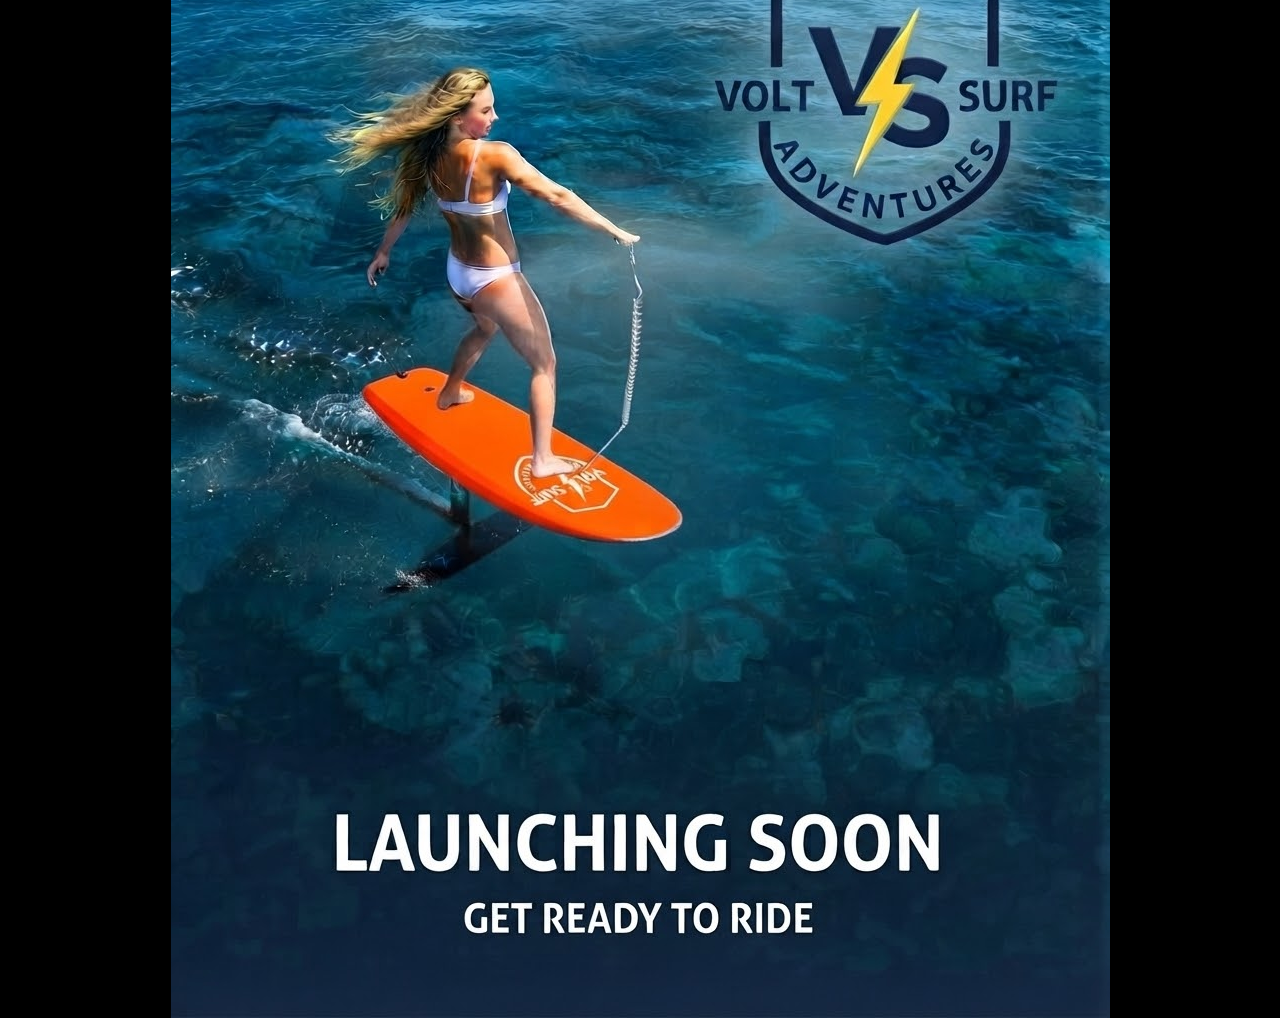
<file: Index.html>
<!DOCTYPE html>
<html>
<head>
<title>Volt Surf Adventures</title>
<style>
  body { margin: 0; background: black; display: flex; justify-content: center; align-items: center; height: 100vh; }
  img { max-width: 100%; height: auto; }
</style>
</head>
<body>
<img src="1788509191025.jpg">
</body>
</html>
</file>
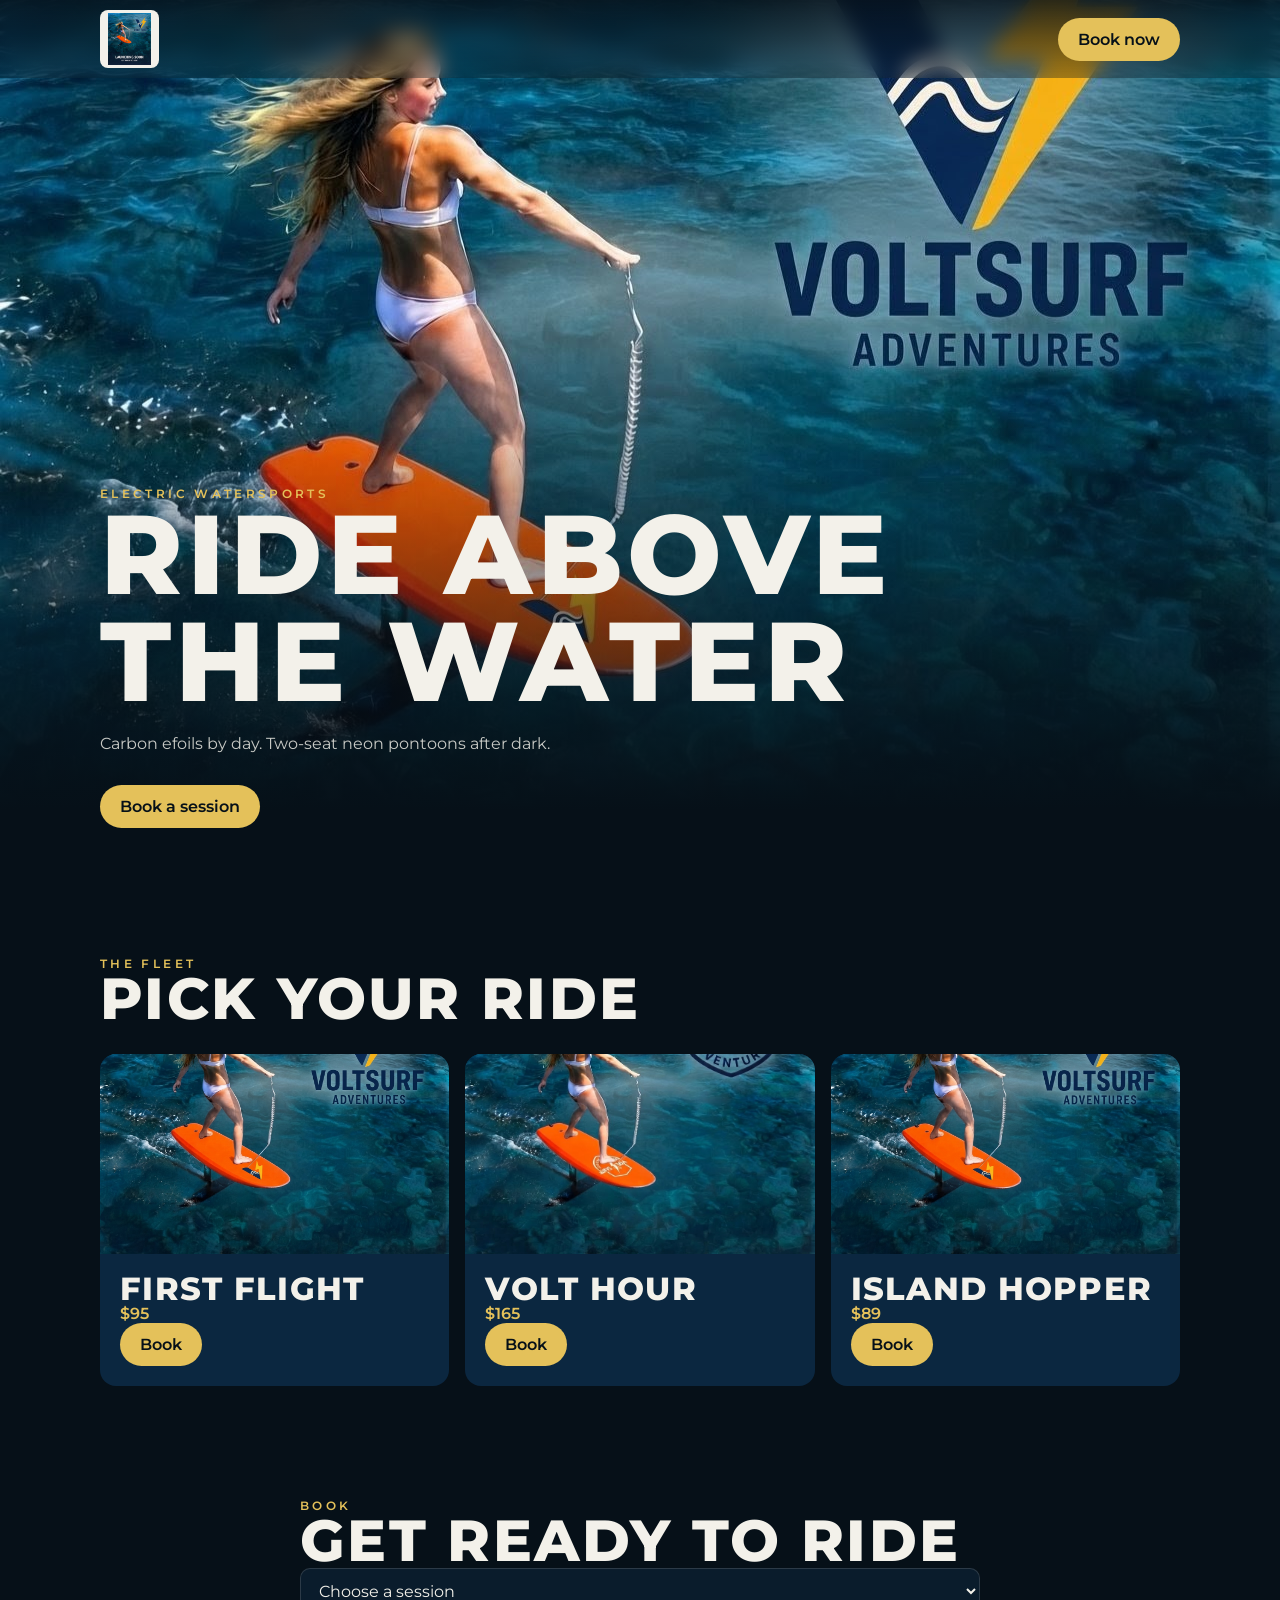
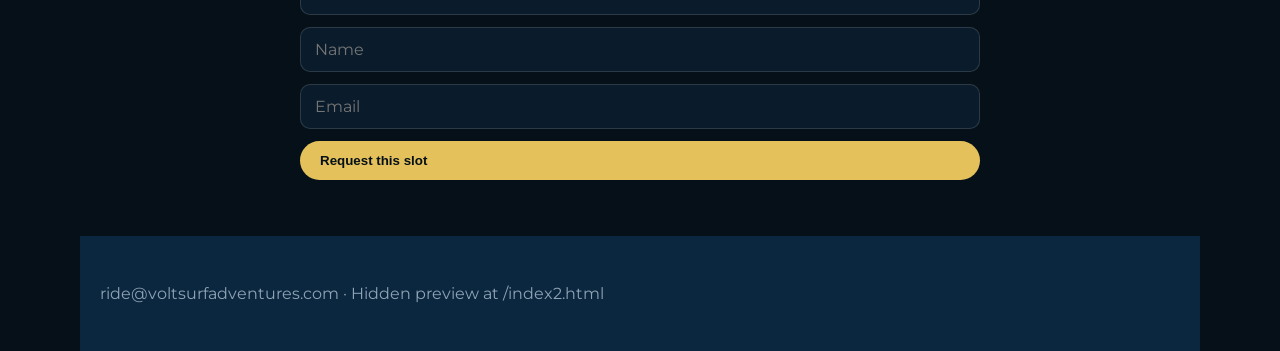
<file: index2.html>
<!DOCTYPE html>
<html lang="en">
<head>
<meta charset="UTF-8" />
<meta name="viewport" content="width=device-width, initial-scale=1" />
<title>VoltSurf Adventures</title>
<meta name="robots" content="noindex" />
<link href="https://fonts.googleapis.com/css2?family=Montserrat:wght@400;600;800&display=swap" rel="stylesheet" />
<style>
:root{--ink:#061018;--navy:#0b2740;--foam:#f3f1ea;--gold:#e4c15a;--cyan:#3cd4e8;--muted:#8fa3b3;--line:rgba(243,241,234,.14)}
*{box-sizing:border-box;margin:0;padding:0}body{background:var(--ink);color:var(--foam);font-family:Montserrat,system-ui,sans-serif}img{max-width:100%;display:block}a{color:inherit;text-decoration:none}
.display{font-weight:800;letter-spacing:.04em;text-transform:uppercase;line-height:.95}
header{position:fixed;inset:0 0 auto;z-index:50;backdrop-filter:blur(10px);background:linear-gradient(to bottom,rgba(6,16,24,.85),rgba(6,16,24,.35))}
.wrap{max-width:1120px;margin:0 auto;padding:0 20px}.nav{height:78px;display:flex;align-items:center;justify-content:space-between}
.brand img{height:58px;background:var(--foam);border-radius:8px;padding:3px 8px}
.btn{display:inline-flex;background:var(--gold);color:var(--ink);font-weight:600;border:0;border-radius:999px;padding:12px 20px}
.hero{min-height:100dvh;display:flex;align-items:flex-end;background:#061018 url(poster~2.jpg) center 35%/cover no-repeat;position:relative}
.hero .shade{position:absolute;inset:0;background:linear-gradient(to top,#061018 10%,transparent 55%)}
.hero-copy{position:relative;padding:0 20px 72px;max-width:1120px;margin:0 auto;width:100%}
.kicker{font-size:12px;font-weight:600;letter-spacing:.28em;text-transform:uppercase;color:var(--gold)}
h1{font-size:clamp(3.2rem,11vw,7rem)}.lede{margin-top:18px;max-width:36rem;color:rgba(243,241,234,.82);line-height:1.55}
.cta{margin-top:28px;display:flex;gap:10px;flex-wrap:wrap}.btn.ghost{background:transparent;color:var(--foam);box-shadow:inset 0 0 0 1px var(--line)}
.grid2{display:grid;gap:12px;padding-top:40px}@media(min-width:800px){.grid2{grid-template-columns:1fr 1fr}}
.card-link{position:relative;min-height:300px;overflow:hidden;border-radius:16px}
.card-link img{position:absolute;inset:0;width:100%;height:100%;object-fit:cover}
.card-link .cap{position:relative;height:100%;min-height:300px;display:flex;flex-direction:column;justify-content:flex-end;padding:24px;background:linear-gradient(to top,#061018,transparent 60%)}
.badge{display:inline-block;font-size:11px;letter-spacing:.16em;text-transform:uppercase;padding:5px 10px;border-radius:999px;background:rgba(228,193,90,.18);color:var(--gold)}
.badge.cyan{background:rgba(60,212,232,.18);color:var(--cyan)}section.pad{padding:56px 0}h2{font-size:clamp(2.4rem,6vw,3.6rem)}
.fleet{display:grid;gap:16px;margin-top:28px}@media(min-width:800px){.fleet{grid-template-columns:repeat(3,1fr)}}
.tile{background:var(--navy);border-radius:16px;overflow:hidden}.tile img{height:200px;width:100%;object-fit:cover}.tile .body{padding:20px}.tile h3{font-size:32px}.price{color:var(--gold);font-weight:600}.muted{color:var(--muted)}
.goldbar{background:var(--gold);color:var(--ink);border-radius:16px;padding:36px 28px;display:flex;flex-wrap:wrap;gap:20px;justify-content:space-between;align-items:center}
footer{background:var(--navy);margin-top:40px}.foot{padding:48px 20px;max-width:1120px;margin:0 auto}
form{display:grid;gap:12px}input,select,textarea{width:100%;background:#0a1c2c;color:var(--foam);border:1px solid var(--line);border-radius:10px;padding:12px 14px;font:inherit}
.ok{display:none;padding:14px;border-radius:12px;background:rgba(63,191,138,.15);color:#9de0c3}
</style></head>
<body>
<header><div class="wrap nav"><a class="brand" href="#top"><img src="poster~2.jpg" alt="VoltSurf Adventures"></a><a class="btn" href="#book">Book now</a></div></header>
<section class="hero" id="top"><div class="shade"></div><div class="hero-copy"><p class="kicker">Electric watersports</p><h1 class="display">Ride above<br>the water</h1><p class="lede">Carbon efoils by day. Two-seat neon pontoons after dark.</p><div class="cta"><a class="btn" href="#book">Book a session</a></div></div></section>
<section class="pad" id="rides"><div class="wrap"><p class="kicker">The fleet</p><h2 class="display">Pick your ride</h2><div class="fleet"><article class="tile"><img src="poster.jpg" alt=""><div class="body"><h3 class="display">First Flight</h3><p class="price">$95</p><a class="btn" href="#book">Book</a></div></article><article class="tile"><img src="1788509191025.jpg" alt=""><div class="body"><h3 class="display">Volt Hour</h3><p class="price">$165</p><a class="btn" href="#book">Book</a></div></article><article class="tile"><img src="poster.jpg" alt=""><div class="body"><h3 class="display">Island Hopper</h3><p class="price">$89</p><a class="btn" href="#book">Book</a></div></article></div></div></section>
<section class="pad" id="book"><div class="wrap" style="max-width:720px"><p class="kicker">Book</p><h2 class="display">Get ready to ride</h2><form id="bookform"><select name="service" required><option value="">Choose a session</option><option>First Flight — $95</option><option>Volt Hour — $165</option><option>Night Neon Cruise — $149</option></select><input name="name" placeholder="Name" required><input type="email" name="email" placeholder="Email" required><button class="btn" type="submit">Request this slot</button><p class="ok" id="ok">Got it.</p></form></div></section>
<footer class="foot"><p class="muted">ride@voltsurfadventures.com · Hidden preview at /index2.html</p></footer>
<script>document.getElementById('bookform').addEventListener('submit',function(e){e.preventDefault();document.getElementById('ok').style.display='block';});</script>
</body></html>
</file>
